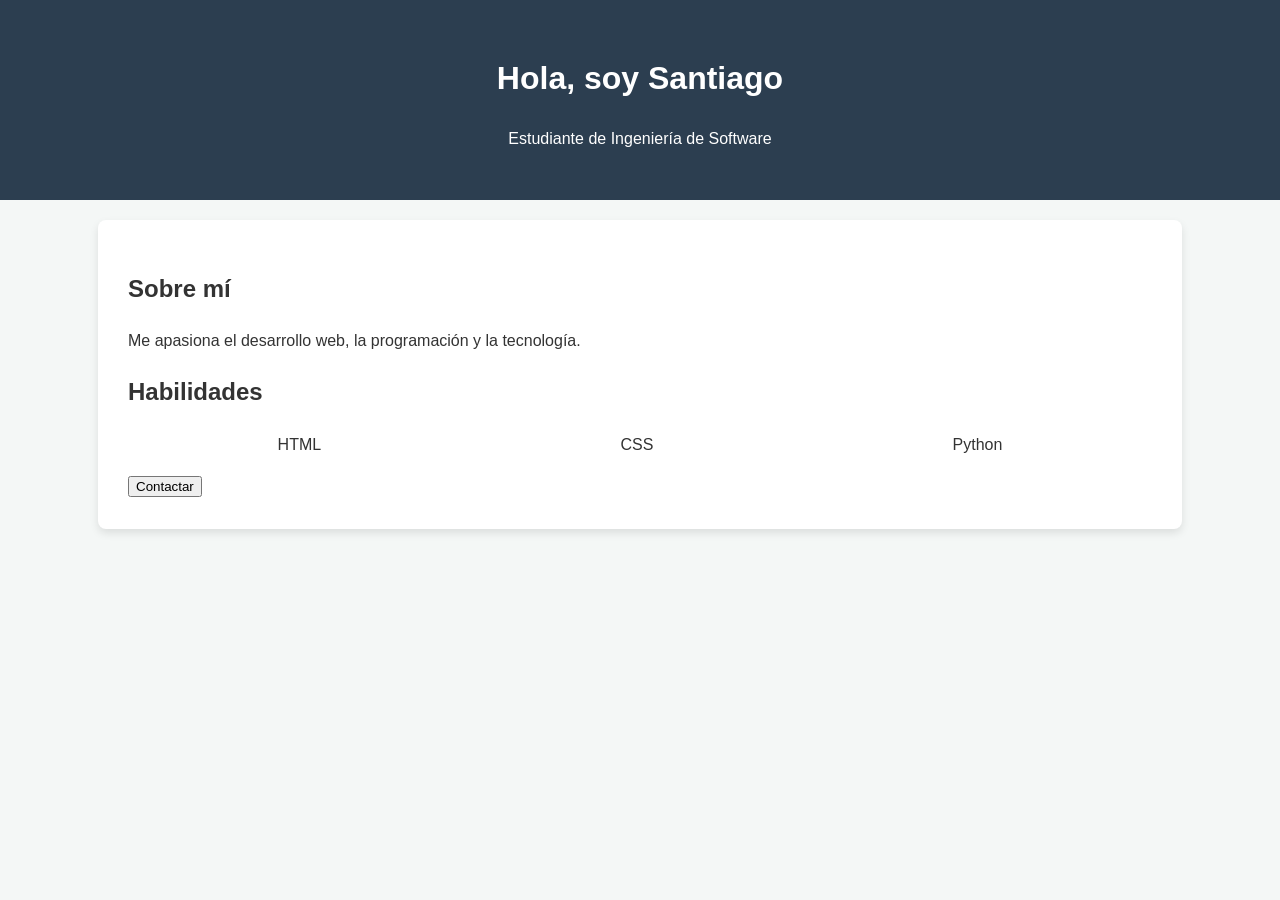
<file: proyectoHTML1/index.html>
<!DOCTYPE html>
<html lang="es">
<head>
    <meta charset="UTF-8">
    <title>Mi Portafolio</title>
    <link rel="stylesheet" href="style.css">
</head>
<body>

    <header>
        <h1>Hola, soy Santiago</h1>
        <p>Estudiante de Ingeniería de Software</p>
    </header>

    <section class="contenedor">
        <h2>Sobre mí</h2>
        <p>Me apasiona el desarrollo web, la programación y la tecnología.</p>

        <h2>Habilidades</h2>
        <ul class="habilidades">
            <li>HTML</li>
            <li>CSS</li>
            <li>Python</li>
        </ul>

        <button>Contactar</button>
    </section>

</body>
</html>
</file>
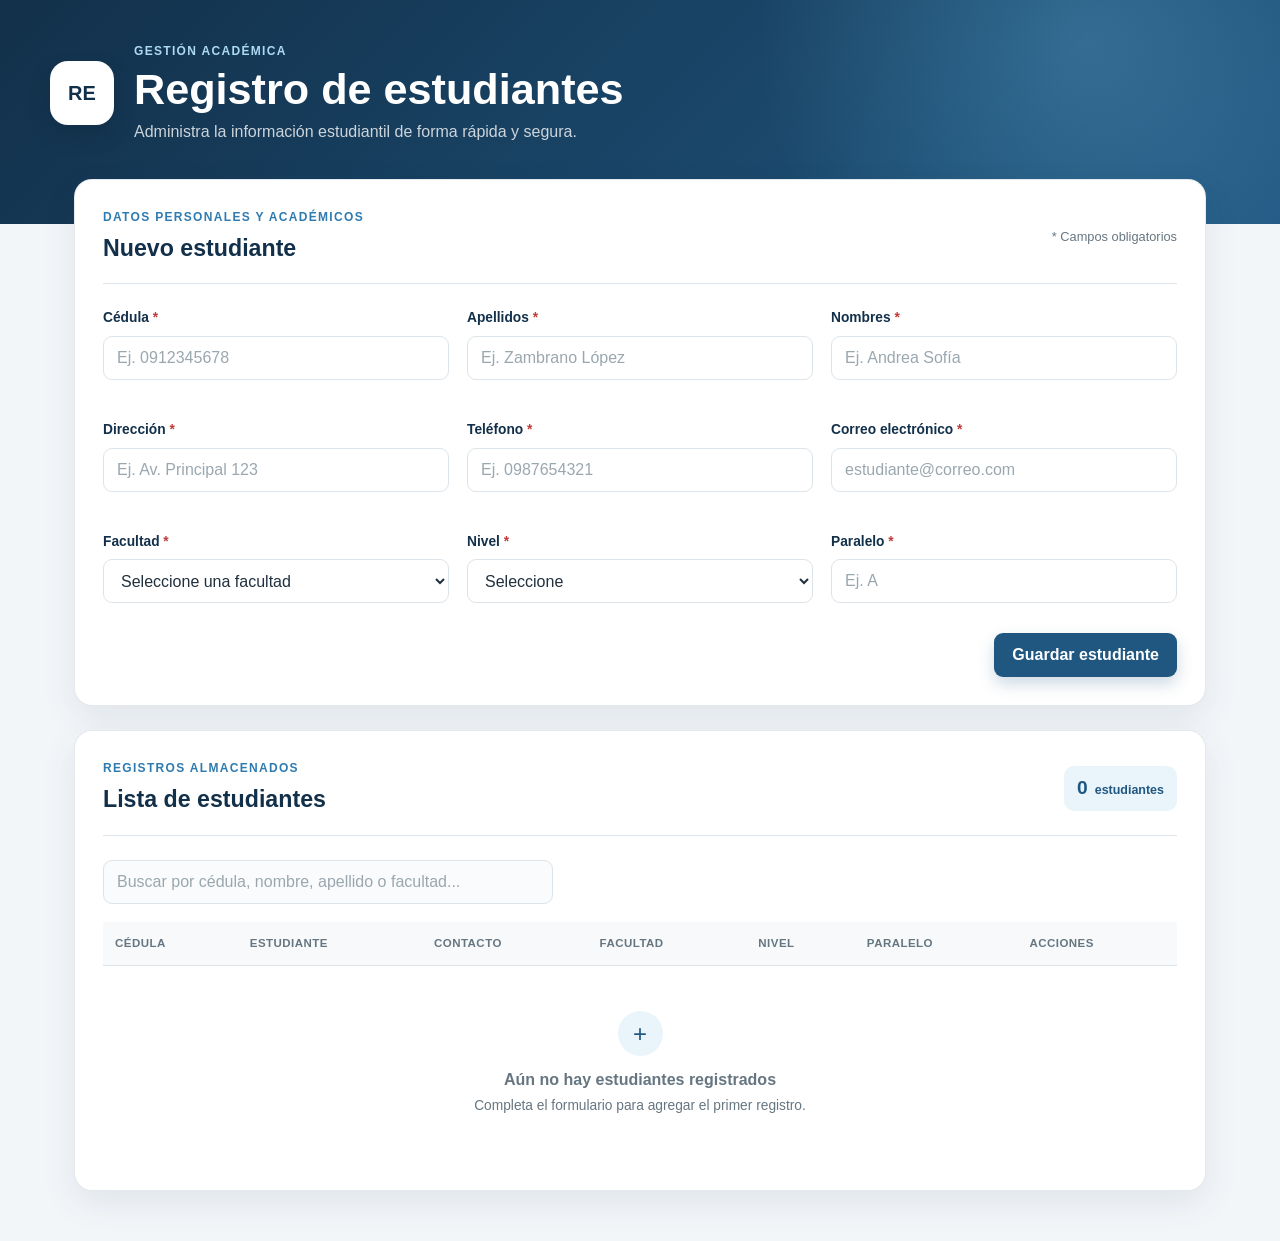
<file: Taller 6/index.html>
<!DOCTYPE html>
<html lang="es">
<head>
    <meta charset="UTF-8">
    <meta name="viewport" content="width=device-width, initial-scale=1.0">
    <meta name="description" content="Sistema web para el registro y administración de estudiantes.">
    <title>Registro de Estudiantes</title>
    <link rel="stylesheet" href="css/estilos.css">
</head>
<body>
    <header class="encabezado">
        <div class="encabezado__contenido">
            <div class="marca" aria-hidden="true">RE</div>
            <div>
                <p class="etiqueta">Gestión académica</p>
                <h1>Registro de estudiantes</h1>
                <p class="subtitulo">Administra la información estudiantil de forma rápida y segura.</p>
            </div>
        </div>
    </header>

    <main class="contenedor">
        <section class="tarjeta tarjeta--formulario" aria-labelledby="titulo-formulario">
            <div class="titulo-seccion">
                <div>
                    <p class="etiqueta">Datos personales y académicos</p>
                    <h2 id="titulo-formulario">Nuevo estudiante</h2>
                </div>
                <span class="indicador-obligatorio">* Campos obligatorios</span>
            </div>

            <form id="formulario-estudiante" novalidate>
                <input type="hidden" id="indice-edicion" value="">

                <div class="cuadricula-formulario">
                    <div class="grupo-campo">
                        <label for="cedula">Cédula <span>*</span></label>
                        <input type="text" id="cedula" name="cedula" inputmode="numeric"
                            maxlength="10" placeholder="Ej. 0912345678" autocomplete="off">
                        <small class="mensaje-error" id="error-cedula"></small>
                    </div>

                    <div class="grupo-campo">
                        <label for="apellidos">Apellidos <span>*</span></label>
                        <input type="text" id="apellidos" name="apellidos" maxlength="50"
                            placeholder="Ej. Zambrano López" autocomplete="family-name">
                        <small class="mensaje-error" id="error-apellidos"></small>
                    </div>

                    <div class="grupo-campo">
                        <label for="nombres">Nombres <span>*</span></label>
                        <input type="text" id="nombres" name="nombres" maxlength="50"
                            placeholder="Ej. Andrea Sofía" autocomplete="given-name">
                        <small class="mensaje-error" id="error-nombres"></small>
                    </div>

                    <div class="grupo-campo">
                        <label for="direccion">Dirección <span>*</span></label>
                        <input type="text" id="direccion" name="direccion" maxlength="100"
                            placeholder="Ej. Av. Principal 123" autocomplete="street-address">
                        <small class="mensaje-error" id="error-direccion"></small>
                    </div>

                    <div class="grupo-campo">
                        <label for="telefono">Teléfono <span>*</span></label>
                        <input type="tel" id="telefono" name="telefono" inputmode="numeric"
                            maxlength="10" placeholder="Ej. 0987654321" autocomplete="tel">
                        <small class="mensaje-error" id="error-telefono"></small>
                    </div>

                    <div class="grupo-campo">
                        <label for="correo">Correo electrónico <span>*</span></label>
                        <input type="email" id="correo" name="correo" maxlength="80"
                            placeholder="estudiante@correo.com" autocomplete="email">
                        <small class="mensaje-error" id="error-correo"></small>
                    </div>

                    <div class="grupo-campo grupo-campo--ancho">
                        <label for="facultad">Facultad <span>*</span></label>
                        <select id="facultad" name="facultad">
                            <option value="">Seleccione una facultad</option>
                            <option value="Ciencias Administrativas">Ciencias Administrativas</option>
                            <option value="Ciencias de la Educación">Ciencias de la Educación</option>
                            <option value="Ciencias de la Salud">Ciencias de la Salud</option>
                            <option value="Ciencias Jurídicas">Ciencias Jurídicas</option>
                            <option value="Ingeniería">Ingeniería</option>
                        </select>
                        <small class="mensaje-error" id="error-facultad"></small>
                    </div>

                    <div class="grupo-campo">
                        <label for="nivel">Nivel <span>*</span></label>
                        <select id="nivel" name="nivel">
                            <option value="">Seleccione</option>
                            <option value="1">Primer nivel</option>
                            <option value="2">Segundo nivel</option>
                            <option value="3">Tercer nivel</option>
                            <option value="4">Cuarto nivel</option>
                            <option value="5">Quinto nivel</option>
                            <option value="6">Sexto nivel</option>
                            <option value="7">Séptimo nivel</option>
                            <option value="8">Octavo nivel</option>
                            <option value="9">Noveno nivel</option>
                            <option value="10">Décimo nivel</option>
                        </select>
                        <small class="mensaje-error" id="error-nivel"></small>
                    </div>

                    <div class="grupo-campo">
                        <label for="paralelo">Paralelo <span>*</span></label>
                        <input type="text" id="paralelo" name="paralelo" maxlength="1"
                            placeholder="Ej. A" autocomplete="off">
                        <small class="mensaje-error" id="error-paralelo"></small>
                    </div>
                </div>

                <div class="acciones-formulario">
                    <button class="boton boton--secundario oculto" type="button" id="boton-cancelar">
                        Cancelar edición
                    </button>
                    <button class="boton boton--principal" type="submit" id="boton-guardar">
                        Guardar estudiante
                    </button>
                </div>
            </form>
        </section>

        <section class="tarjeta" aria-labelledby="titulo-listado">
            <div class="cabecera-listado">
                <div>
                    <p class="etiqueta">Registros almacenados</p>
                    <h2 id="titulo-listado">Lista de estudiantes</h2>
                </div>
                <div class="contador" aria-live="polite">
                    <strong id="total-estudiantes">0</strong>
                    <span>estudiantes</span>
                </div>
            </div>

            <div class="barra-busqueda">
                <label class="solo-lectores" for="busqueda">Buscar estudiante</label>
                <input type="search" id="busqueda"
                    placeholder="Buscar por cédula, nombre, apellido o facultad...">
            </div>

            <div class="tabla-contenedor">
                <table>
                    <thead>
                        <tr>
                            <th>Cédula</th>
                            <th>Estudiante</th>
                            <th>Contacto</th>
                            <th>Facultad</th>
                            <th>Nivel</th>
                            <th>Paralelo</th>
                            <th>Acciones</th>
                        </tr>
                    </thead>
                    <tbody id="cuerpo-tabla"></tbody>
                </table>

                <div class="estado-vacio" id="estado-vacio">
                    <div class="estado-vacio__icono" aria-hidden="true">+</div>
                    <h3>Aún no hay estudiantes registrados</h3>
                    <p>Completa el formulario para agregar el primer registro.</p>
                </div>
            </div>
        </section>
    </main>

    <div class="notificacion" id="notificacion" role="status" aria-live="polite"></div>

    <div class="modal oculto" id="modal-confirmacion" role="dialog" aria-modal="true"
        aria-labelledby="titulo-modal">
        <div class="modal__contenido">
            <div class="modal__icono" aria-hidden="true">!</div>
            <h2 id="titulo-modal">Eliminar estudiante</h2>
            <p>Esta acción eliminará el registro del almacenamiento local. ¿Deseas continuar?</p>
            <div class="modal__acciones">
                <button type="button" class="boton boton--secundario" id="modal-cancelar">Cancelar</button>
                <button type="button" class="boton boton--peligro" id="modal-eliminar">Eliminar</button>
            </div>
        </div>
    </div>

    <script src="js/app.js"></script>
</body>
</html>
</file>
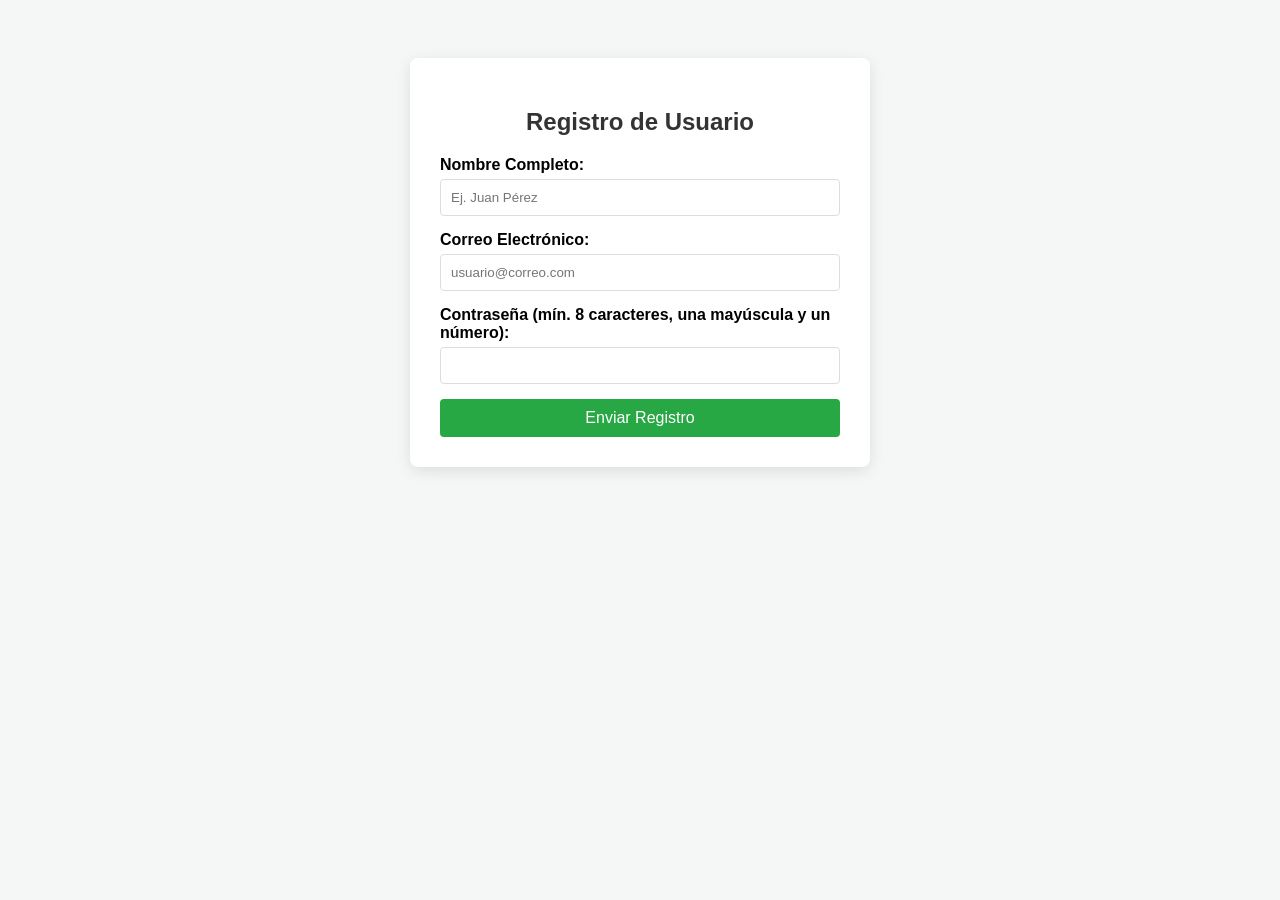
<file: taller3html/index.html>
<!DOCTYPE html>
<html lang="es">
<head>
    <meta charset="UTF-8">
    <title>Taller de Formulario Web</title>
    <link rel="stylesheet" href="style.css">
</head>
<body>

    <div class="container">
        <form id="registroForm">
            <h2>Registro de Usuario</h2>

            <div class="input-group">
                <label for="nombre">Nombre Completo:</label>
                <input type="text" id="nombre" placeholder="Ej. Juan Pérez">
                <span class="error" id="errorNombre"></span>
            </div>

            <div class="input-group">
                <label for="email">Correo Electrónico:</label>
                <input type="email" id="email" placeholder="usuario@correo.com">
                <span class="error" id="errorEmail"></span>
            </div>

            <div class="input-group">
                <label for="password">
                    Contraseña (mín. 8 caracteres, una mayúscula y un número):
                </label>
                <input type="password" id="password">
                <span class="error" id="errorPass"></span>
            </div>

            <button type="submit">Enviar Registro</button>
        </form>
    </div>

    <script src="script.js"></script>
</body>
</html>
</file>
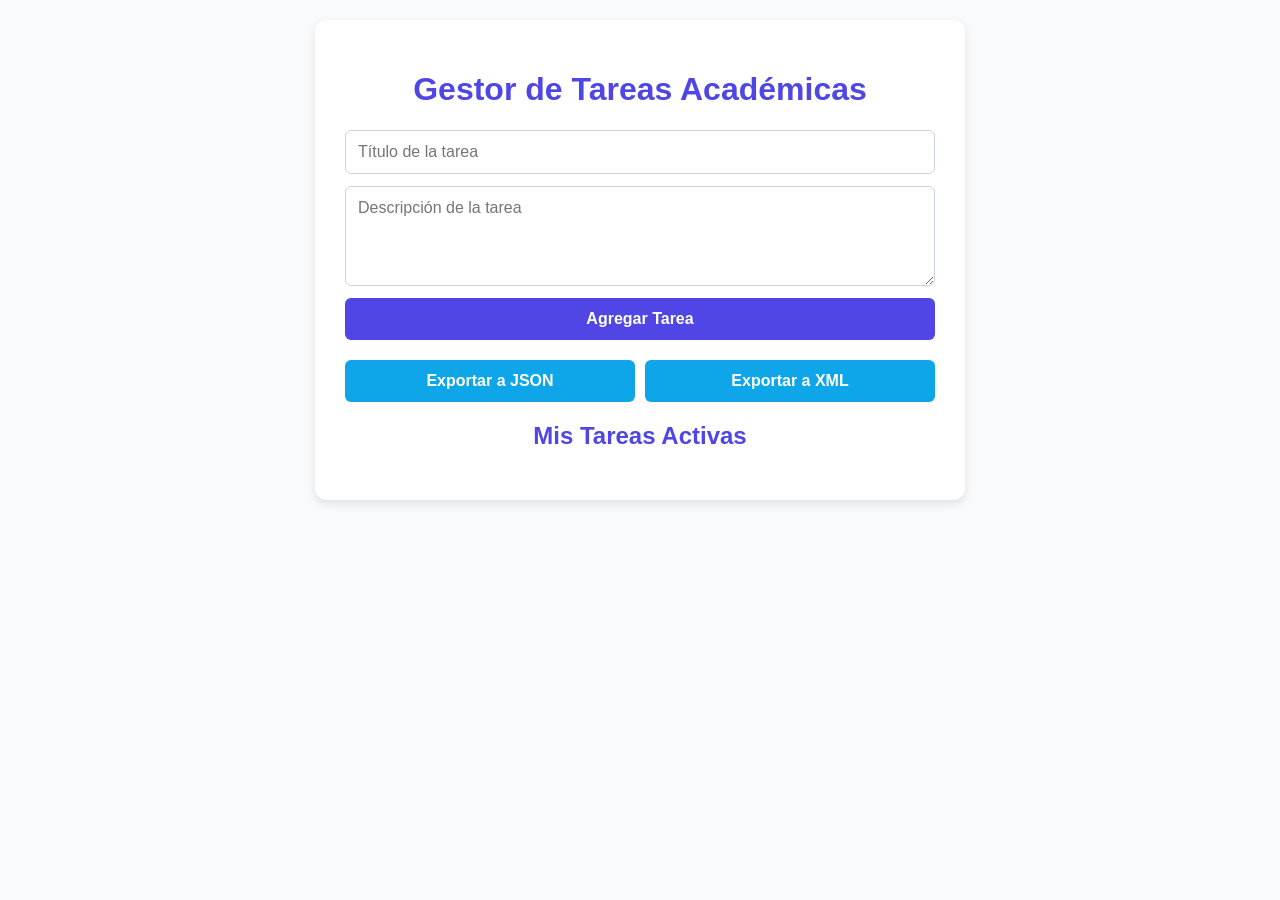
<file: taller5hmtl/index.html>
<!DOCTYPE html>
<html lang="es">
<head>
  <meta charset="UTF-8">
  <meta name="viewport" content="width=device-width, initial-scale=1.0">
  <title>Taller: Gestor de Tareas Semiestructurado</title>
  <link rel="stylesheet" href="estilos.css">
</head>
<body>

  <div class="contenedor">
    <h1>Gestor de Tareas Académicas</h1>

    <form id="formulario-tareas">
      <input 
        type="text" 
        id="titulo-tarea" 
        placeholder="Título de la tarea" 
        required
      >

      <textarea 
        id="descripcion-tarea" 
        placeholder="Descripción de la tarea" 
        required
      ></textarea>

      <button type="submit">Agregar Tarea</button>
    </form>

    <div class="acciones-datos">
      <button id="btn-exportar-json" class="btn-secundario">
        Exportar a JSON
      </button>

      <button id="btn-exportar-xml" class="btn-secundario">
        Exportar a XML
      </button>
    </div>

    <h2>Mis Tareas Activas</h2>

    <ul id="lista-tareas"></ul>
  </div>

  <script src="aplicacion.js"></script>
</body>
</html>
</file>
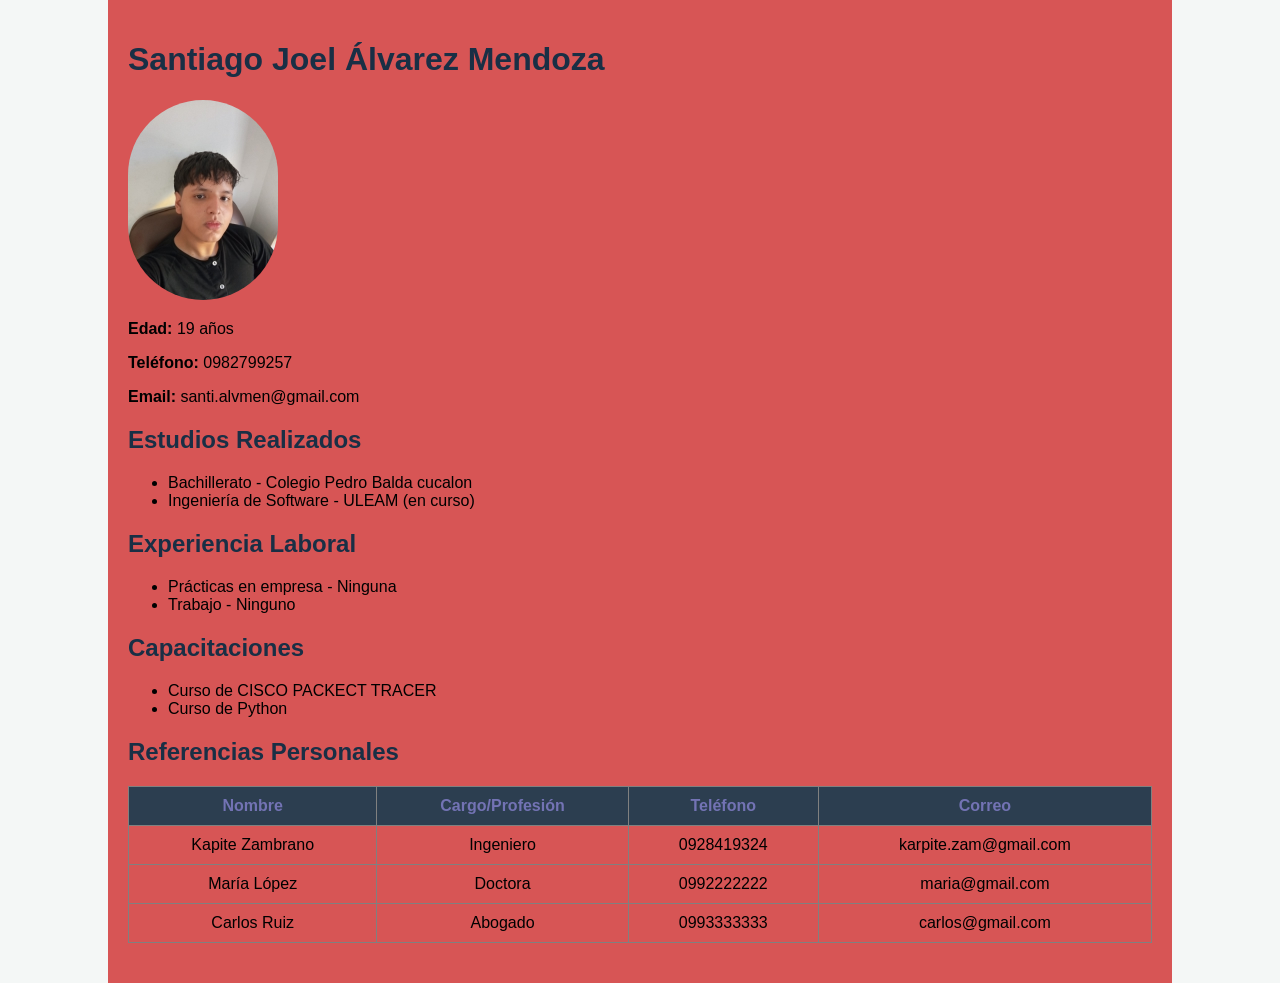
<file: proyectoHTML2/hojadevida.html>
<!DOCTYPE html>
<html lang="es">
<head>
    <meta charset="UTF-8">
    <title>Hoja de Vida</title>
    <link rel="stylesheet" href="estilo.css">
</head>
<body>

    <div class="contenedor">

        <div class="seccion">
            <h1>Santiago Joel Álvarez Mendoza</h1>
            <img src="foto.png" alt="Foto personal" width="150">
            <p><strong>Edad:</strong> 19 años</p>
            <p><strong>Teléfono:</strong> 0982799257</p>
            <p><strong>Email:</strong> santi.alvmen@gmail.com</p>
        </div>

        <div class="seccion">
            <h2>Estudios Realizados</h2>
            <ul>
                <li>Bachillerato - Colegio Pedro Balda cucalon</li>
                <li>Ingeniería de Software - ULEAM (en curso)</li>
            </ul>
        </div>

        <div class="seccion">
            <h2>Experiencia Laboral</h2>
            <ul>
                <li>Prácticas en empresa - Ninguna</li>
                <li>Trabajo - Ninguno</li>
            </ul>
        </div>

        <div class="seccion">
            <h2>Capacitaciones</h2>
            <ul>
                <li>Curso de CISCO PACKECT TRACER</li>
                <li>Curso de Python</li>
            </ul>
        </div>

        <div class="seccion">
            <h2>Referencias Personales</h2>
            <table border="1">
                <tr>
                    <th>Nombre</th>
                    <th>Cargo/Profesión</th>
                    <th>Teléfono</th>
                    <th>Correo</th>
                </tr>
                <tr>
                    <td>Kapite Zambrano</td>
                    <td>Ingeniero</td>
                    <td>0928419324</td>
                    <td>karpite.zam@gmail.com</td>
                </tr>
                <tr>
                    <td>María López</td>
                    <td>Doctora</td>
                    <td>0992222222</td>
                    <td>maria@gmail.com</td>
                </tr>
                <tr>
                    <td>Carlos Ruiz</td>
                    <td>Abogado</td>
                    <td>0993333333</td>
                    <td>carlos@gmail.com</td>
                </tr>
            </table>
        </div>

    </div>

</body>
</html>
</file>
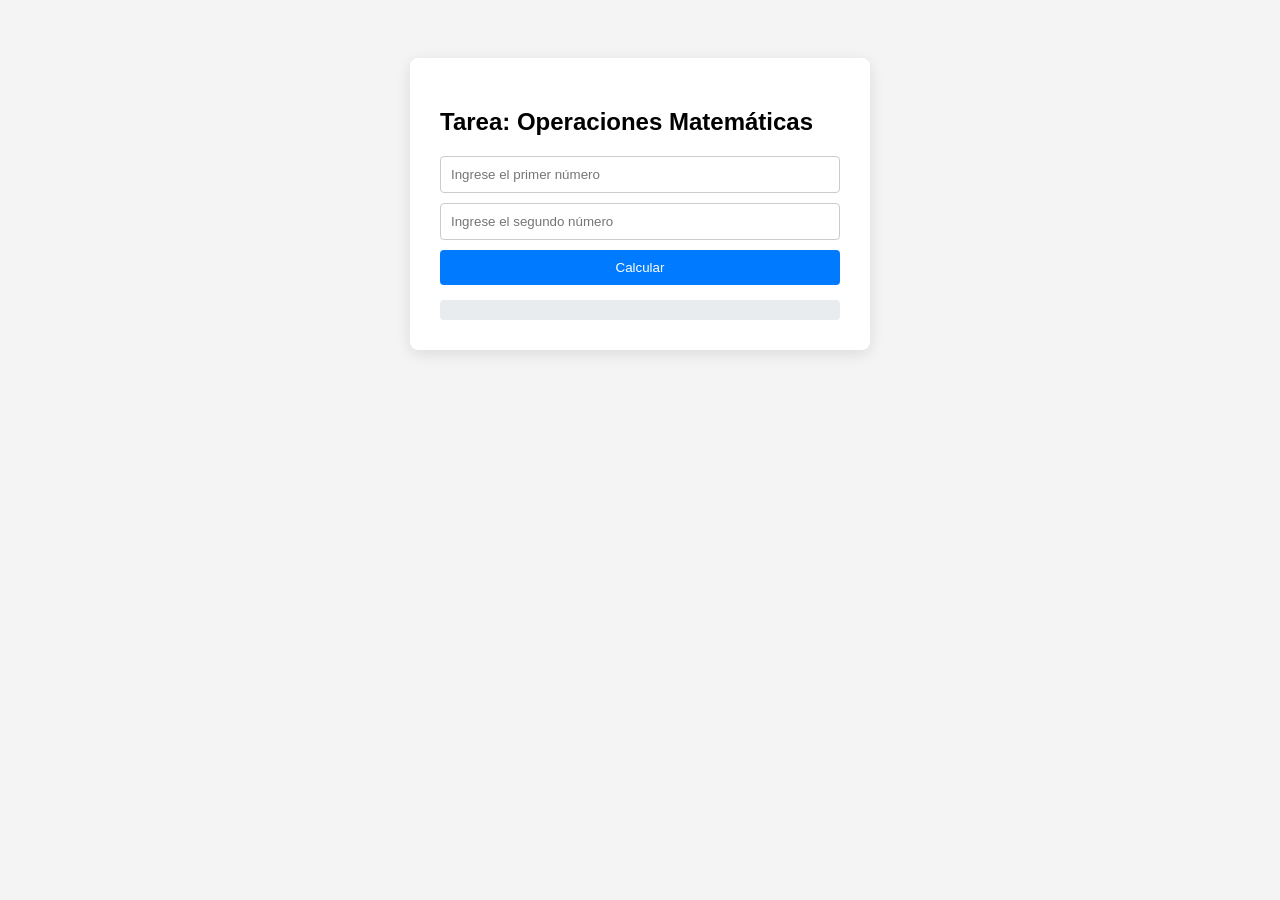
<file: taller4html/taller4.html>
<!DOCTYPE html>
<html lang="es">
<head>
    <meta charset="UTF-8">
    <title>Tarea Individual - Operaciones</title>
    <link rel="stylesheet" href="style.css">
</head>
<body>
    <div class="container">
        <h2>Tarea: Operaciones Matemáticas</h2>

        <input type="number" id="num1" placeholder="Ingrese el primer número">
        <input type="number" id="num2" placeholder="Ingrese el segundo número">

        <button onclick="realizarOperaciones()">Calcular</button>

        <div id="resultados" class="result"></div>
    </div>

    <script src="script.js"></script>
</body>
</html>
</file>
<file: proyectoHTML1/style.css>
body {
    margin: 0;
    font-family: 'Segoe UI', Tahoma, Geneva, Verdana, sans-serif;
    background-color: #f4f7f6;
    color: #333;
    line-height: 1.6;
}

header {
    background: #2c3e50;
    color: white;
    text-align: center;
    padding: 2rem 0;
}
.contenedor {
    width: 80%;
    margin: 20px auto;
    background: white;
    padding: 30px;
    border-radius: 8px;
    box-shadow: 0 4px 8px rgba(0,0,0,0.1);
}
.habilidades {
    display: flex;
    justify-content: space-around;
    list-style: none;
    padding: 0;
}
</file>
<file: Taller 6/css/estilos.css>
:root {
    --azul-900: #12304a;
    --azul-700: #205781;
    --azul-500: #2f7bb0;
    --azul-100: #e9f4fb;
    --fondo: #f3f6f9;
    --blanco: #ffffff;
    --texto: #20303d;
    --texto-suave: #667681;
    --borde: #dce4e9;
    --error: #c23b3b;
    --error-fondo: #fff0f0;
    --exito: #23845a;
    --sombra: 0 12px 35px rgba(29, 57, 77, 0.09);
}

* {
    box-sizing: border-box;
}

body {
    margin: 0;
    min-width: 320px;
    color: var(--texto);
    background: var(--fondo);
    font-family: "Segoe UI", Arial, sans-serif;
    line-height: 1.5;
}

button,
input,
select {
    font: inherit;
}

.encabezado {
    padding: 42px 24px 80px;
    color: var(--blanco);
    background:
        radial-gradient(circle at 85% 20%, rgba(112, 190, 231, 0.28), transparent 30%),
        linear-gradient(135deg, var(--azul-900), var(--azul-700));
}

.encabezado__contenido,
.contenedor {
    width: min(1180px, 100%);
    margin: 0 auto;
}

.encabezado__contenido {
    display: flex;
    align-items: center;
    gap: 20px;
}

.marca {
    display: grid;
    width: 64px;
    height: 64px;
    flex: 0 0 auto;
    place-items: center;
    border: 1px solid rgba(255, 255, 255, 0.35);
    border-radius: 18px;
    color: var(--azul-900);
    background: var(--blanco);
    font-size: 1.25rem;
    font-weight: 800;
    box-shadow: 0 10px 25px rgba(0, 0, 0, 0.12);
}

h1,
h2,
h3,
p {
    margin-top: 0;
}

h1 {
    margin-bottom: 5px;
    font-size: clamp(1.9rem, 4vw, 2.7rem);
    line-height: 1.15;
}

h2 {
    margin-bottom: 0;
    color: var(--azul-900);
    font-size: 1.45rem;
}

h3 {
    margin-bottom: 4px;
    font-size: 1rem;
}

.subtitulo {
    margin-bottom: 0;
    color: rgba(255, 255, 255, 0.78);
}

.etiqueta {
    margin-bottom: 5px;
    color: var(--azul-500);
    font-size: 0.75rem;
    font-weight: 800;
    letter-spacing: 0.11em;
    text-transform: uppercase;
}

.encabezado .etiqueta {
    color: #acd9f3;
}

.contenedor {
    display: grid;
    gap: 24px;
    margin-top: -45px;
    padding: 0 24px 50px;
}

.tarjeta {
    overflow: hidden;
    padding: 28px;
    border: 1px solid rgba(220, 228, 233, 0.8);
    border-radius: 18px;
    background: var(--blanco);
    box-shadow: var(--sombra);
}

.titulo-seccion,
.cabecera-listado {
    display: flex;
    align-items: center;
    justify-content: space-between;
    gap: 20px;
    margin-bottom: 24px;
    padding-bottom: 18px;
    border-bottom: 1px solid var(--borde);
}

.indicador-obligatorio {
    color: var(--texto-suave);
    font-size: 0.8rem;
}

.cuadricula-formulario {
    display: grid;
    grid-template-columns: repeat(6, 1fr);
    gap: 18px;
}

.grupo-campo {
    grid-column: span 2;
}

.grupo-campo--ancho {
    grid-column: span 2;
}

label {
    display: block;
    margin-bottom: 7px;
    color: var(--azul-900);
    font-size: 0.86rem;
    font-weight: 700;
}

label span {
    color: var(--error);
}

input,
select {
    width: 100%;
    height: 44px;
    padding: 0 13px;
    border: 1px solid var(--borde);
    border-radius: 9px;
    outline: none;
    color: var(--texto);
    background: var(--blanco);
    transition: border-color 0.2s, box-shadow 0.2s;
}

input::placeholder {
    color: #9aa7af;
}

input:focus,
select:focus {
    border-color: var(--azul-500);
    box-shadow: 0 0 0 3px rgba(47, 123, 176, 0.13);
}

.campo-invalido {
    border-color: var(--error);
    background: var(--error-fondo);
}

.mensaje-error {
    display: block;
    min-height: 18px;
    margin-top: 4px;
    color: var(--error);
    font-size: 0.75rem;
}

.acciones-formulario {
    display: flex;
    justify-content: flex-end;
    gap: 10px;
    margin-top: 8px;
}

.boton {
    min-height: 42px;
    padding: 10px 18px;
    border: 0;
    border-radius: 9px;
    cursor: pointer;
    font-weight: 700;
    transition: transform 0.15s, box-shadow 0.15s, background 0.15s;
}

.boton:hover {
    transform: translateY(-1px);
}

.boton--principal {
    color: var(--blanco);
    background: var(--azul-700);
    box-shadow: 0 7px 16px rgba(32, 87, 129, 0.22);
}

.boton--principal:hover {
    background: var(--azul-900);
}

.boton--secundario {
    border: 1px solid var(--borde);
    color: var(--texto);
    background: var(--blanco);
}

.boton--peligro {
    color: var(--blanco);
    background: var(--error);
}

.contador {
    display: flex;
    align-items: baseline;
    gap: 7px;
    padding: 8px 13px;
    border-radius: 10px;
    color: var(--azul-700);
    background: var(--azul-100);
}

.contador strong {
    font-size: 1.2rem;
}

.contador span {
    font-size: 0.78rem;
    font-weight: 700;
}

.barra-busqueda {
    margin-bottom: 18px;
}

.barra-busqueda input {
    max-width: 450px;
    background: #f9fbfc;
}

.tabla-contenedor {
    overflow-x: auto;
}

table {
    width: 100%;
    border-collapse: collapse;
    font-size: 0.86rem;
}

th,
td {
    padding: 13px 12px;
    border-bottom: 1px solid var(--borde);
    text-align: left;
    vertical-align: middle;
}

th {
    color: var(--texto-suave);
    background: #f7f9fb;
    font-size: 0.72rem;
    letter-spacing: 0.04em;
    text-transform: uppercase;
}

td strong,
td small {
    display: block;
}

td small {
    color: var(--texto-suave);
}

.insignia {
    display: inline-block;
    min-width: 28px;
    padding: 3px 8px;
    border-radius: 20px;
    color: var(--azul-700);
    background: var(--azul-100);
    text-align: center;
    font-weight: 800;
}

.acciones-tabla {
    display: flex;
    gap: 6px;
}

.boton-icono {
    padding: 6px 9px;
    border: 1px solid var(--borde);
    border-radius: 7px;
    cursor: pointer;
    color: var(--azul-700);
    background: var(--blanco);
    font-size: 0.75rem;
    font-weight: 700;
}

.boton-icono--eliminar {
    color: var(--error);
}

.estado-vacio {
    padding: 45px 20px;
    color: var(--texto-suave);
    text-align: center;
}

.estado-vacio__icono {
    display: grid;
    width: 45px;
    height: 45px;
    margin: 0 auto 12px;
    place-items: center;
    border-radius: 50%;
    color: var(--azul-700);
    background: var(--azul-100);
    font-size: 1.5rem;
}

.estado-vacio p {
    margin-bottom: 0;
    font-size: 0.86rem;
}

.notificacion {
    position: fixed;
    right: 22px;
    bottom: 22px;
    z-index: 20;
    max-width: 360px;
    padding: 13px 18px;
    border-radius: 10px;
    color: var(--blanco);
    background: var(--exito);
    box-shadow: 0 10px 30px rgba(0, 0, 0, 0.18);
    opacity: 0;
    pointer-events: none;
    transform: translateY(20px);
    transition: opacity 0.25s, transform 0.25s;
}

.notificacion--visible {
    opacity: 1;
    transform: translateY(0);
}

.modal {
    position: fixed;
    inset: 0;
    z-index: 30;
    display: grid;
    padding: 20px;
    place-items: center;
    background: rgba(15, 37, 54, 0.55);
}

.modal__contenido {
    width: min(420px, 100%);
    padding: 30px;
    border-radius: 17px;
    background: var(--blanco);
    box-shadow: 0 20px 60px rgba(0, 0, 0, 0.22);
    text-align: center;
}

.modal__icono {
    display: grid;
    width: 48px;
    height: 48px;
    margin: 0 auto 13px;
    place-items: center;
    border-radius: 50%;
    color: var(--error);
    background: var(--error-fondo);
    font-size: 1.4rem;
    font-weight: 800;
}

.modal__contenido p {
    color: var(--texto-suave);
}

.modal__acciones {
    display: flex;
    justify-content: center;
    gap: 9px;
    margin-top: 22px;
}

.oculto {
    display: none;
}

.solo-lectores {
    position: absolute;
    width: 1px;
    height: 1px;
    overflow: hidden;
    clip: rect(0, 0, 0, 0);
}

@media (max-width: 850px) {
    .grupo-campo {
        grid-column: span 3;
    }
}

@media (max-width: 590px) {
    .encabezado {
        padding: 30px 18px 70px;
    }

    .encabezado__contenido {
        align-items: flex-start;
    }

    .marca {
        width: 50px;
        height: 50px;
        border-radius: 14px;
    }

    .contenedor {
        padding: 0 12px 35px;
    }

    .tarjeta {
        padding: 20px 16px;
        border-radius: 14px;
    }

    .titulo-seccion,
    .cabecera-listado {
        align-items: flex-start;
    }

    .indicador-obligatorio {
        display: none;
    }

    .cuadricula-formulario {
        display: block;
    }

    .grupo-campo {
        margin-bottom: 9px;
    }

    .acciones-formulario {
        flex-direction: column-reverse;
    }

    .boton {
        width: 100%;
    }
}
</file>
<file: taller3html/style.css>
body {
    font-family: 'Segoe UI', Tahoma, Geneva, Verdana, sans-serif;
    background-color: #f4f7f6;
    display: flex;
    justify-content: center;
    padding-top: 50px;
}
.container {
    background: white;
    padding: 30px;
    border-radius: 8px;
    box-shadow: 0 4px 15px rgba(0,0,0,0.1);
    width: 400px;
}
h2 {
    text-align: center;
    color: #333;
}
.input-group {
    margin-bottom: 15px;
}
label {
    display: block;
    margin-bottom: 5px;
    font-weight: bold;
}
input {
    width: 100%;
    padding: 10px;
    border: 1px solid #ddd;
    border-radius: 4px;
    box-sizing: border-box;
}
button {
    width: 100%;
    padding: 10px;
    background-color: #28a745;
    color: white;
    border: none;
    border-radius: 4px;
    cursor: pointer;
    font-size: 16px;
}
button:hover {
    background-color: #218838;
}
.error {
    color: #dc3545;
    font-size: 12px;
    margin-top: 5px;
    display: block;
}
</file>
<file: taller5hmtl/estilos.css>
:root {
  --color-primario: #4f46e5;
  --color-secundario: #0ea5e9;
  --color-fondo: #f8fafc;
  --color-tarjeta: #ffffff;
  --color-texto: #0f172a;
  --color-borde: #cbd5e1;
  --color-eliminar: #ef4444;
}

* {
  box-sizing: border-box;
}

body {
  font-family: 'Segoe UI', sans-serif;
  background-color: var(--color-fondo);
  color: var(--color-texto);
  margin: 0;
  padding: 20px;
}

.contenedor {
  max-width: 650px;
  margin: 0 auto;
  background: var(--color-tarjeta);
  padding: 30px;
  border-radius: 12px;
  box-shadow: 0 4px 10px rgba(0, 0, 0, 0.1);
}

h1,
h2 {
  text-align: center;
  color: var(--color-primario);
}

form {
  display: flex;
  flex-direction: column;
  gap: 12px;
  margin-bottom: 20px;
}

input,
textarea {
  padding: 12px;
  border: 1px solid var(--color-borde);
  border-radius: 6px;
  font-size: 16px;
  font-family: inherit;
}

textarea {
  min-height: 100px;
  resize: vertical;
}

button {
  background-color: var(--color-primario);
  color: white;
  border: none;
  padding: 12px;
  border-radius: 6px;
  cursor: pointer;
  font-size: 16px;
  font-weight: bold;
  transition: background 0.3s;
}

button:hover {
  background-color: #4338ca;
}

.acciones-datos {
  display: flex;
  gap: 10px;
  margin-bottom: 20px;
}

.btn-secundario {
  background-color: var(--color-secundario);
  flex: 1;
}

.btn-secundario:hover {
  background-color: #0284c7;
}

ul {
  list-style: none;
  padding: 0;
  margin: 0;
}

.elemento-tarea {
  background: #f1f5f9;
  padding: 15px;
  border-left: 5px solid var(--color-primario);
  margin-bottom: 10px;
  border-radius: 0 6px 6px 0;
  display: flex;
  justify-content: space-between;
  align-items: center;
  gap: 12px;
}

.elemento-tarea h3 {
  margin: 0 0 5px 0;
}

.elemento-tarea p {
  margin: 0;
  color: #475569;
  font-size: 14px;
}

.elemento-tarea small {
  color: #94a3b8;
  display: block;
  margin-top: 6px;
}

.btn-eliminar {
  background-color: var(--color-eliminar);
  padding: 8px 12px;
  font-size: 14px;
}

.btn-eliminar:hover {
  background-color: #dc2626;
}

.mensaje-vacio {
  text-align: center;
  color: #64748b;
  padding: 15px;
  background: #f1f5f9;
  border-radius: 6px;
}

@media (max-width: 600px) {
  .contenedor {
    padding: 20px;
  }

  .acciones-datos {
    flex-direction: column;
  }

  .elemento-tarea {
    flex-direction: column;
    align-items: flex-start;
  }

  .btn-eliminar {
    width: 100%;
  }
}
</file>
<file: proyectoHTML2/estilo.css>
body {
    font-family: Arial, sans-serif;
    background: #f4f7f6;
    margin: 0;
}

.contenedor {
    width: 80%;
    margin: auto;
    background: rgb(215, 85, 85);
    padding: 20px;
}

.seccion {
    margin-bottom: 20px;
}

h1, h2 {
    color: #192f45;
}

img {
    border-radius: 100px;
}

table {
    width: 100%;
    border-collapse: collapse;
}

th, td {
    padding: 10px;
    text-align: center;
}

th {
    background: #2c3e50;
    color: rgb(115, 115, 180);
}
</file>
<file: taller4html/style.css>
body {
    font-family: Arial, sans-serif;
    background-color: #f4f4f4;
    display: flex;
    justify-content: center;
    padding-top: 50px;
}

.container {
    background: white;
    padding: 30px;
    border-radius: 8px;
    box-shadow: 0 4px 15px rgba(0,0,0,0.1);
    width: 400px;
}

input {
    width: 100%;
    padding: 10px;
    margin-bottom: 10px;
    border-radius: 4px;
    border: 1px solid #ccc;
    box-sizing: border-box; 
}

button {
    width: 100%;
    padding: 10px;
    background-color: #007bff;
    color: white;
    border: none;
    border-radius: 4px;
    cursor: pointer;
}

button:hover {
    background-color: #0056b3;
}

.result {
    margin-top: 15px;
    background: #e9ecef;
    padding: 10px;
    border-radius: 4px;
}
</file>
